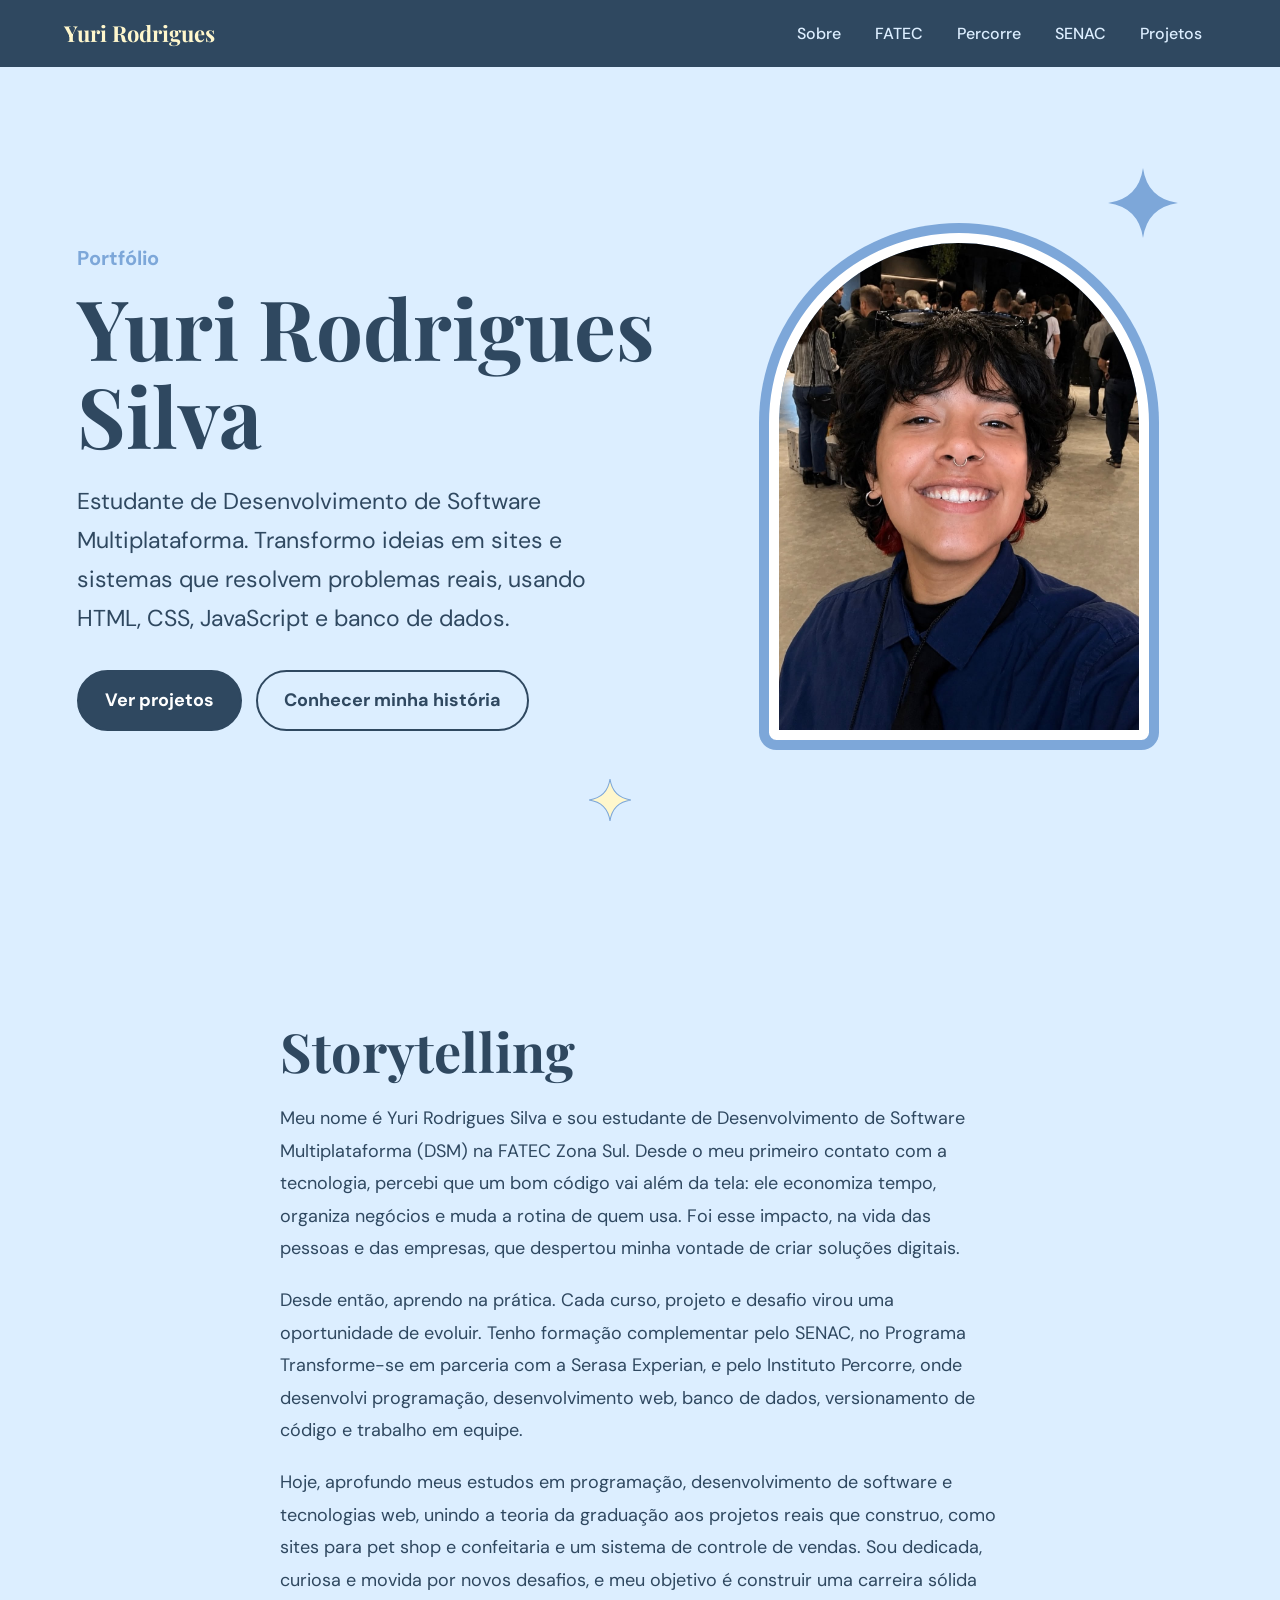
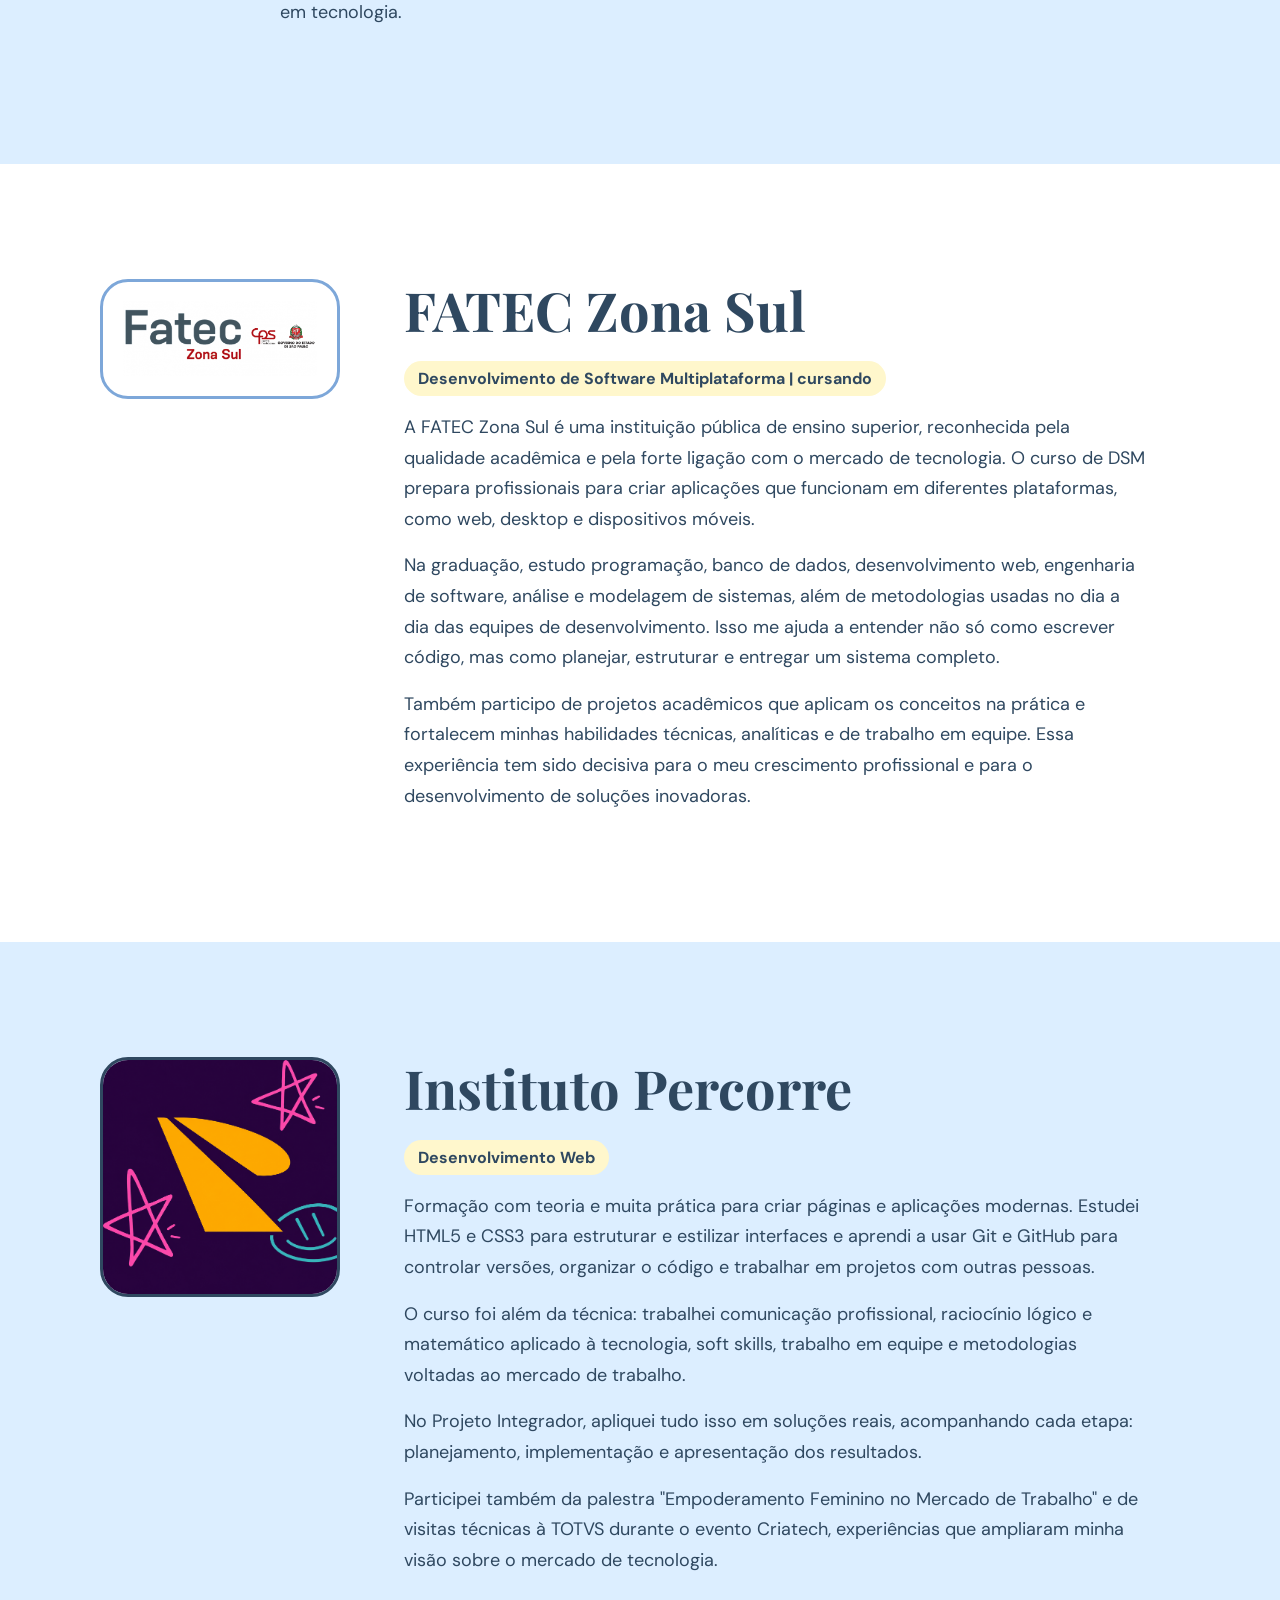
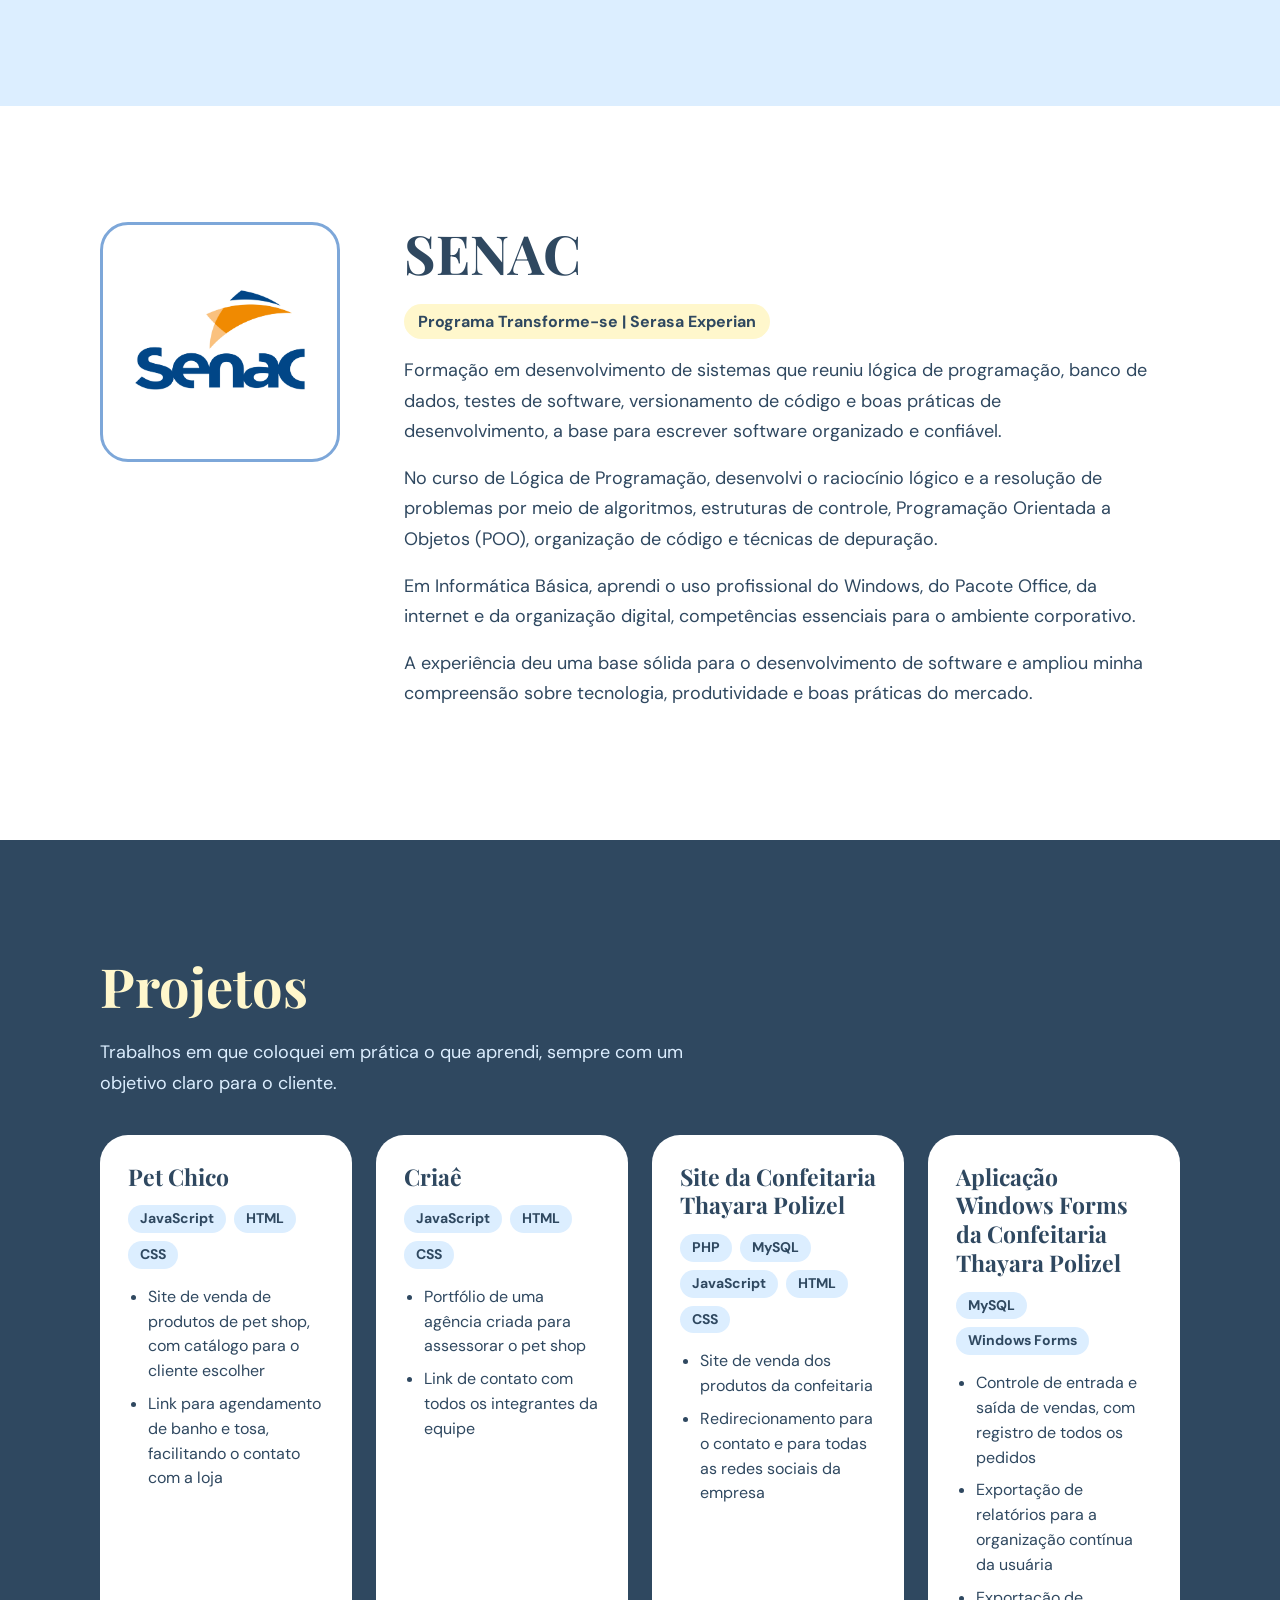
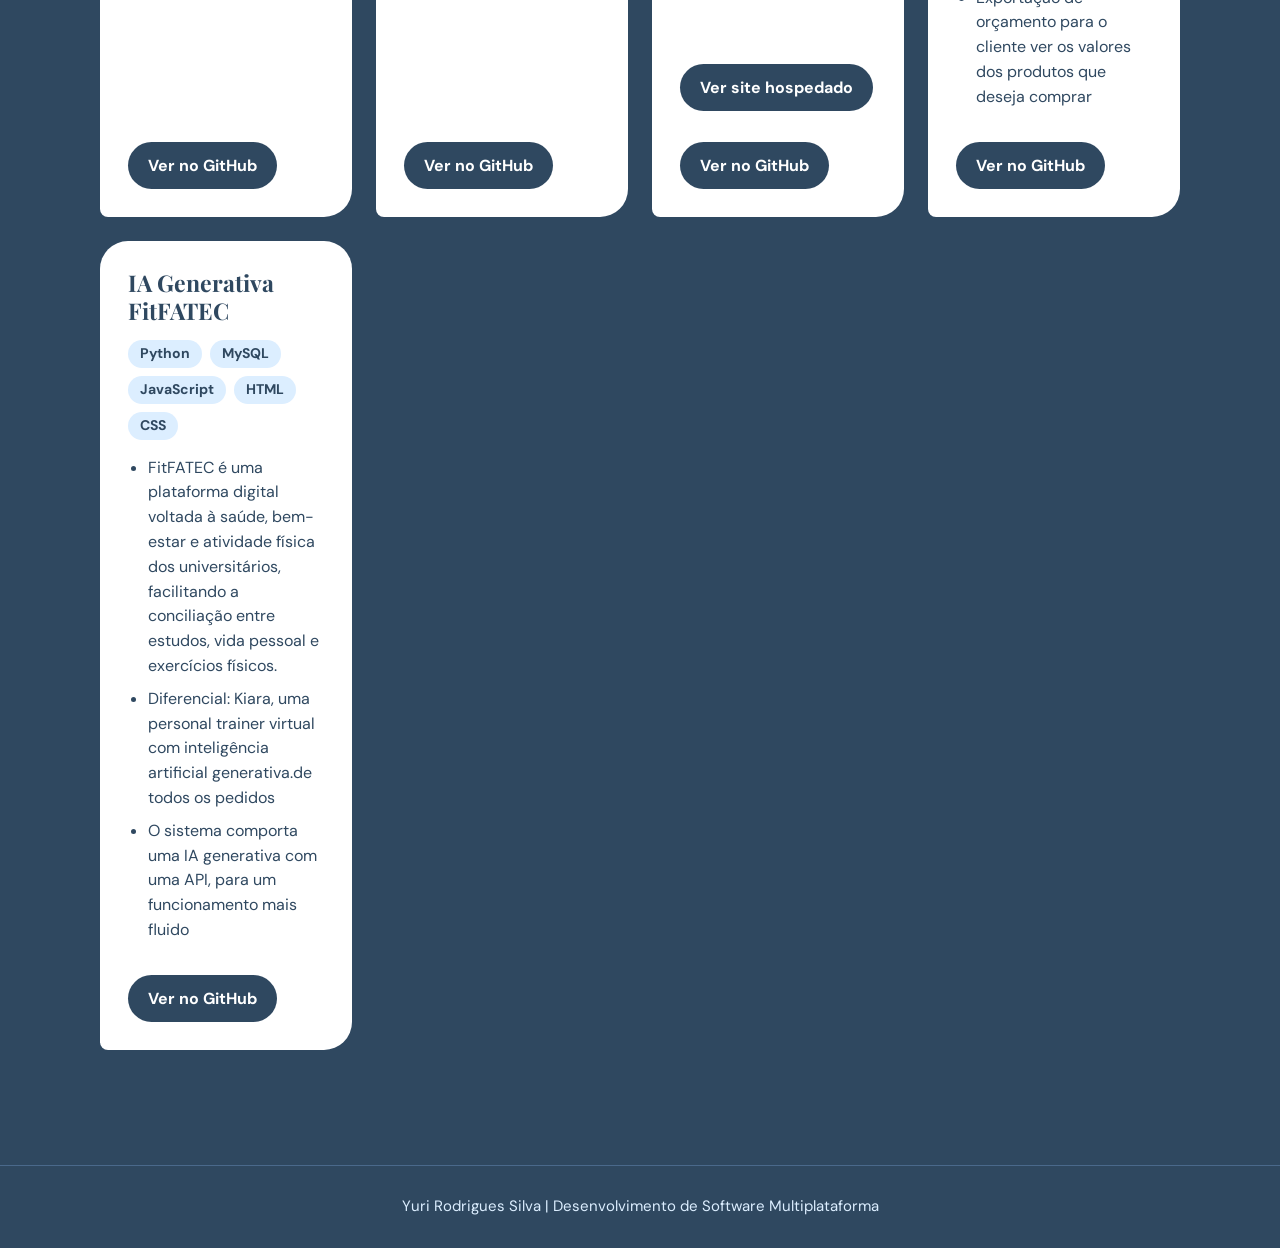
<file: index.html>
<!DOCTYPE html>
<html lang="pt-BR">
<head>
    <meta charset="UTF-8">
    <meta name="viewport" content="width=device-width, initial-scale=1.0">
    <title>Yuri Rodrigues Silva | Portfólio</title>
    <meta name="description" content="Portfólio de Yuri Rodrigues Silva, estudante de Desenvolvimento de Software Multiplataforma na FATEC Zona Sul.">
    <link rel="preconnect" href="https://fonts.googleapis.com">
    <link rel="preconnect" href="https://fonts.gstatic.com" crossorigin>
    <link href="https://fonts.googleapis.com/css2?family=DM+Sans:wght@400;500;700&family=Playfair+Display:wght@500;700&display=swap" rel="stylesheet">
    <link rel="stylesheet" href="style.css">
</head>
<body>

<!-- Barra fina no topo que enche conforme a página é rolada (controlada pelo script.js) -->
<div class="progresso" id="progresso"></div>

<!-- MENU DO TOPO -->
<header class="topo">
    <a href="#inicio" class="marca">Yuri Rodrigues</a>
    <nav aria-label="Seções do portfólio">
        <a href="#sobre">Sobre</a>
        <a href="#fatec">FATEC</a>
        <a href="#percorre">Percorre</a>
        <a href="#senac">SENAC</a>
        <a href="#projetos">Projetos</a>
    </nav>
</header>

<main>

<!-- CAPA -->
<section id="inicio" class="hero">
    <!-- Estrelas decorativas (flutuam com animação no CSS) -->
    <svg class="estrela e1" viewBox="0 0 24 24" aria-hidden="true"><path d="M12 0Q13.5 10.5 24 12Q13.5 13.5 12 24Q10.5 13.5 0 12Q10.5 10.5 12 0Z"/></svg>
    <svg class="estrela e2" viewBox="0 0 24 24" aria-hidden="true"><path d="M12 0Q13.5 10.5 24 12Q13.5 13.5 12 24Q10.5 13.5 0 12Q10.5 10.5 12 0Z"/></svg>

    <div class="hero-texto">
        <p class="apoio">Portfólio</p>
        <h1>Yuri Rodrigues Silva</h1>
        <p class="lead">Estudante de Desenvolvimento de Software Multiplataforma. Transformo ideias em sites e sistemas que resolvem problemas reais, usando HTML, CSS, JavaScript e banco de dados.</p>
        <div class="acoes">
            <a class="botao" href="#projetos">Ver projetos</a>
            <a class="botao vazado" href="#sobre">Conhecer minha história</a>
        </div>
    </div>

    <div class="arco">
        <img src="yuri.jpg" alt="Foto de Yuri Rodrigues Silva sorrindo">
    </div>
</section>

<!-- SOBRE / STORYTELLING -->
<section id="sobre" class="secao claro">
    <div class="miolo estreito">
        <h2 class="revelar">Storytelling</h2>
        <p class="revelar">Meu nome é Yuri Rodrigues Silva e sou estudante de Desenvolvimento de Software Multiplataforma (DSM) na FATEC Zona Sul. Desde o meu primeiro contato com a tecnologia, percebi que um bom código vai além da tela: ele economiza tempo, organiza negócios e muda a rotina de quem usa. Foi esse impacto, na vida das pessoas e das empresas, que despertou minha vontade de criar soluções digitais.</p>
        <p class="revelar">Desde então, aprendo na prática. Cada curso, projeto e desafio virou uma oportunidade de evoluir. Tenho formação complementar pelo SENAC, no Programa Transforme-se em parceria com a Serasa Experian, e pelo Instituto Percorre, onde desenvolvi programação, desenvolvimento web, banco de dados, versionamento de código e trabalho em equipe.</p>
        <p class="revelar">Hoje, aprofundo meus estudos em programação, desenvolvimento de software e tecnologias web, unindo a teoria da graduação aos projetos reais que construo, como sites para pet shop e confeitaria e um sistema de controle de vendas. Sou dedicada, curiosa e movida por novos desafios, e meu objetivo é construir uma carreira sólida em tecnologia.</p>
    </div>
</section>

<!-- FATEC -->
<section id="fatec" class="secao">
    <div class="miolo formacao">
        <div class="logo retangular revelar"><img src="fatec.png" alt="Logotipo da FATEC Zona Sul"></div>
        <div class="texto">
            <h2 class="revelar">FATEC Zona Sul</h2>
            <p class="sub revelar">Desenvolvimento de Software Multiplataforma | cursando</p>
            <p class="revelar">A FATEC Zona Sul é uma instituição pública de ensino superior, reconhecida pela qualidade acadêmica e pela forte ligação com o mercado de tecnologia. O curso de DSM prepara profissionais para criar aplicações que funcionam em diferentes plataformas, como web, desktop e dispositivos móveis.</p>
            <p class="revelar">Na graduação, estudo programação, banco de dados, desenvolvimento web, engenharia de software, análise e modelagem de sistemas, além de metodologias usadas no dia a dia das equipes de desenvolvimento. Isso me ajuda a entender não só como escrever código, mas como planejar, estruturar e entregar um sistema completo.</p>
            <p class="revelar">Também participo de projetos acadêmicos que aplicam os conceitos na prática e fortalecem minhas habilidades técnicas, analíticas e de trabalho em equipe. Essa experiência tem sido decisiva para o meu crescimento profissional e para o desenvolvimento de soluções inovadoras.</p>
        </div>
    </div>
</section>

<!-- INSTITUTO PERCORRE -->
<section id="percorre" class="secao claro">
    <div class="miolo formacao">
        <div class="logo cheio revelar"><img src="percorre.png" alt="Logotipo do Instituto Percorre"></div>
        <div class="texto">
            <h2 class="revelar">Instituto Percorre</h2>
            <p class="sub revelar">Desenvolvimento Web</p>
            <p class="revelar">Formação com teoria e muita prática para criar páginas e aplicações modernas. Estudei HTML5 e CSS3 para estruturar e estilizar interfaces e aprendi a usar Git e GitHub para controlar versões, organizar o código e trabalhar em projetos com outras pessoas.</p>
            <p class="revelar">O curso foi além da técnica: trabalhei comunicação profissional, raciocínio lógico e matemático aplicado à tecnologia, soft skills, trabalho em equipe e metodologias voltadas ao mercado de trabalho.</p>
            <p class="revelar">No Projeto Integrador, apliquei tudo isso em soluções reais, acompanhando cada etapa: planejamento, implementação e apresentação dos resultados.</p>
            <p class="revelar">Participei também da palestra "Empoderamento Feminino no Mercado de Trabalho" e de visitas técnicas à TOTVS durante o evento Criatech, experiências que ampliaram minha visão sobre o mercado de tecnologia.</p>
        </div>
    </div>
</section>

<!-- SENAC -->
<section id="senac" class="secao">
    <div class="miolo formacao">
        <div class="logo revelar"><img src="senac.jpg" alt="Logotipo do SENAC"></div>
        <div class="texto">
            <h2 class="revelar">SENAC</h2>
            <p class="sub revelar">Programa Transforme-se | Serasa Experian</p>
            <p class="revelar">Formação em desenvolvimento de sistemas que reuniu lógica de programação, banco de dados, testes de software, versionamento de código e boas práticas de desenvolvimento, a base para escrever software organizado e confiável.</p>
            <p class="revelar">No curso de Lógica de Programação, desenvolvi o raciocínio lógico e a resolução de problemas por meio de algoritmos, estruturas de controle, Programação Orientada a Objetos (POO), organização de código e técnicas de depuração.</p>
            <p class="revelar">Em Informática Básica, aprendi o uso profissional do Windows, do Pacote Office, da internet e da organização digital, competências essenciais para o ambiente corporativo.</p>
            <p class="revelar">A experiência deu uma base sólida para o desenvolvimento de software e ampliou minha compreensão sobre tecnologia, produtividade e boas práticas do mercado.</p>
        </div>
    </div>
</section>

<!-- PROJETOS -->
<section id="projetos" class="secao escuro">
    <div class="miolo">
        <h2 class="revelar">Projetos</h2>
        <p class="intro revelar">Trabalhos em que coloquei em prática o que aprendi, sempre com um objetivo claro para o cliente.</p>
        <div class="cards">
            <article class="card revelar">
                <h3>Pet Chico</h3>
                <p class="tags"><span>JavaScript</span><span>HTML</span><span>CSS</span></p>
                <ul>
                    <li>Site de venda de produtos de pet shop, com catálogo para o cliente escolher</li>
                    <li>Link para agendamento de banho e tosa, facilitando o contato com a loja</li>
                </ul>
                <a href="https://pet-chico.github.io/PetChico_/" target="_blank" rel="noopener">Ver no GitHub</a>
            </article>
            <article class="card revelar">
                <h3>Criaê</h3>
                <p class="tags"><span>JavaScript</span><span>HTML</span><span>CSS</span></p>
                <ul>
                    <li>Portfólio de uma agência criada para assessorar o pet shop</li>
                    <li>Link de contato com todos os integrantes da equipe</li>
                </ul>
                <a href="https://agenciacriae.github.io/agcria-/" target="_blank" rel="noopener">Ver no GitHub</a>
            </article>
            <article class="card revelar">
                <h3>Site da Confeitaria Thayara Polizel</h3>
                <p class="tags"><span>PHP</span><span>MySQL</span><span>JavaScript</span><span>HTML</span><span>CSS</span></p>
                <ul>
                    <li>Site de venda dos produtos da confeitaria</li>
                    <li>Redirecionamento para o contato e para todas as redes sociais da empresa</li>
                </ul>
                <a href="https://confeitaria-artesanal.site.je/index.php" target="_blank" rel="noopener">Ver site hospedado</a>
                &nbsp;&nbsp;&nbsp;
                <a href="https://github.com/Yuri2902/Meu_Portifolio.git" target="_blank" rel="noopener">Ver no GitHub</a>
            </article>
            <article class="card revelar">
                <h3>Aplicação Windows Forms da Confeitaria Thayara Polizel</h3>
                <p class="tags"><span>MySQL</span><span>Windows Forms</span></p>
                <ul>
                    <li>Controle de entrada e saída de vendas, com registro de todos os pedidos</li>
                    <li>Exportação de relatórios para a organização contínua da usuária</li>
                    <li>Exportação de orçamento para o cliente ver os valores dos produtos que deseja comprar</li>
                </ul>
                <a href="https://github.com/rubens-costa55/ProjetoConfeitaria" target="_blank" rel="noopener">Ver no GitHub</a>
            </article>
             <article class="card revelar">
                <h3>IA Generativa FitFATEC</h3>
                <p class="tags"><span>Python</span><span>MySQL</span><span>JavaScript</span><span>HTML</span><span>CSS</span></p>
                <ul>
                    <li>FitFATEC é uma plataforma digital voltada à saúde, bem-estar e atividade física dos universitários, facilitando a conciliação entre estudos, vida pessoal e exercícios físicos.</li>
                    <li>Diferencial: Kiara, uma personal trainer virtual com inteligência artificial generativa.de todos os pedidos</li>
                    <li>O sistema comporta uma IA generativa com uma API, para um funcionamento mais fluido</li>
                </ul>
                <a href="https://github.com/Yuri2902/FitFATEC.git" target="_blank" rel="noopener">Ver no GitHub</a>
            </article>
        </div>
    </div>
</section>

</main>

<footer class="rodape">Yuri Rodrigues Silva | Desenvolvimento de Software Multiplataforma</footer>

<script src="script.js"></script>
</body>
</html>
</file>
<file: style.css>
:root{
    --marinho:#2F4860;  
    --branco:#FFFFFF;
    --cobalto:#7DA7D9;   
    --manteiga:#FFF7CC; 
    --gelo:#DCEEFF;      

    --fonte-titulo:'Playfair Display',Georgia,serif;
    --fonte-texto:'DM Sans',system-ui,-apple-system,'Segoe UI',sans-serif;
}



*{margin:0;padding:0;box-sizing:border-box}  
html{
    scroll-behavior:smooth;   
    scroll-padding-top:72px;  
}

body{
    background:var(--branco);
    color:var(--marinho);
    font-family:var(--fonte-texto);
    font-size:18px;
    line-height:1.7;
    overflow-x:hidden;
}

img{max-width:100%;display:block}

/* Contorno visível ao navegar pelo teclado */
a:focus-visible{outline:3px solid var(--cobalto);outline-offset:3px}


.progresso{
    position:fixed;top:0;left:0;
    width:100%;height:4px;
    background:var(--cobalto);
    transform:scaleX(0);          
    transform-origin:left;
    z-index:20;
}

.topo{
    position:sticky;top:0;z-index:10;   /* fica fixo no topo ao rolar */
    display:flex;justify-content:space-between;align-items:center;
    gap:16px;flex-wrap:wrap;
    padding:14px clamp(20px,5vw,64px);
    background:var(--marinho);
}

.marca{
    font-family:var(--fonte-titulo);
    font-size:22px;font-weight:700;
    color:var(--manteiga);text-decoration:none;
}

.topo nav{display:flex;gap:6px;flex-wrap:wrap}

.topo nav a{
    color:var(--gelo);text-decoration:none;
    font-size:16px;font-weight:500;
    padding:6px 14px;border-radius:999px;
    transition:background .25s,color .25s,transform .25s;
}
.topo nav a:hover{background:rgba(125,167,217,.3);transform:translateY(-2px)}
.topo nav a.ativo{background:var(--manteiga);color:var(--marinho)}



.hero{
    position:relative;overflow:hidden;
    min-height:calc(100vh - 62px);
    display:grid;grid-template-columns:1.1fr .9fr;  
    align-items:center;gap:40px;
    padding:60px clamp(20px,6vw,96px);
    background:var(--gelo);
}

.apoio{font-size:20px;font-weight:700;color:var(--cobalto);margin-bottom:8px}

.hero h1{
    font-family:var(--fonte-titulo);
    font-size:clamp(44px,6.5vw,92px);  
    line-height:1.05;font-weight:700;
    margin-bottom:24px;
}

.lead{max-width:36ch;font-size:clamp(19px,1.8vw,23px);margin-bottom:32px}

.acoes{display:flex;gap:14px;flex-wrap:wrap}


.botao{
    display:inline-block;padding:13px 26px;border-radius:999px;
    background:var(--marinho);color:var(--branco);
    border:2px solid var(--marinho);
    font-weight:700;text-decoration:none;
    transition:background .25s,color .25s,transform .25s,box-shadow .25s;
}
.botao:hover{
    background:var(--cobalto);border-color:var(--cobalto);color:var(--marinho);
    transform:translateY(-3px);
    box-shadow:0 8px 18px rgba(47,72,96,.25);
}
.botao.vazado{background:transparent;color:var(--marinho)}
.botao.vazado:hover{background:var(--manteiga);border-color:var(--manteiga)}


.arco{
    justify-self:center;
    width:min(380px,80%);aspect-ratio:3/4;
    border-radius:999px 999px 40px 40px;
    overflow:hidden;
    background:var(--cobalto);
    border:10px solid var(--branco);
    box-shadow:0 0 0 10px var(--cobalto);
}
.arco img{width:100%;height:100%;object-fit:cover;object-position:center 30%}

/* Estrelas decorativas */
.estrela{position:absolute;fill:var(--cobalto);pointer-events:none}
.e1{width:70px;top:12%;right:8%}
.e2{width:42px;bottom:10%;left:46%;fill:var(--manteiga);stroke:var(--cobalto);stroke-width:.6}



.secao{
    padding:clamp(64px,9vw,120px) clamp(20px,6vw,96px);
    background:var(--branco);
}
.secao.claro{background:var(--gelo)}                     
.secao.escuro{background:var(--marinho);color:var(--branco)}  
.miolo{max-width:1080px;margin:0 auto}   
.miolo.estreito{max-width:720px}        

.secao h2{
    font-family:var(--fonte-titulo);
    font-size:clamp(34px,4.5vw,54px);
    line-height:1.15;font-weight:700;
    margin-bottom:20px;
}
.secao.escuro h2{color:var(--manteiga)}

.estreito p{margin-bottom:20px;line-height:1.8}

.formacao{
    display:grid;
    grid-template-columns:240px 1fr; 
    gap:clamp(28px,5vw,64px);
    align-items:start;
}

.logo{
    background:var(--branco);
    border:3px solid var(--cobalto);
    border-radius:28px;padding:20px;
    aspect-ratio:1/1;              /* quadrada por padrão */
    width:100%;
    display:grid;place-items:center;
    overflow:hidden;
    transition:transform .4s;
}
.logo:hover{transform:rotate(-3deg) scale(1.04)}
.logo img{width:100%;height:100%;object-fit:contain}
.claro .logo{border-color:var(--marinho)}

/* Logo da FATEC: retangular (a imagem é bem larga) */
.logo.retangular{aspect-ratio:2/1;padding:16px 20px;align-self:start}

/* Logo do Percorre: a imagem já é quadrada e tem fundo próprio, então preenche tudo */
.logo.cheio{padding:0}
.logo.cheio img{object-fit:cover}

.sub{
    display:inline-block;
    background:var(--manteiga);
    padding:4px 14px;border-radius:999px;
    font-size:16px;font-weight:700;
    margin-bottom:22px;
}

.texto p{max-width:62ch;margin-bottom:16px}
.texto .sub{max-width:none}


.intro{max-width:52ch;color:var(--gelo);margin-bottom:12px}

.cards{
    display:grid;
    grid-template-columns:repeat(auto-fit,minmax(240px,1fr));  /* cards se ajustam à largura */
    gap:24px;margin-top:36px;
}

.card{
    background:var(--branco);color:var(--marinho);
    border-radius:28px 28px 28px 8px;
    padding:28px;
    display:flex;flex-direction:column;
}
.card:hover{box-shadow:0 16px 32px rgba(0,0,0,.3)}

.card h3{font-family:var(--fonte-titulo);font-size:23px;line-height:1.25;margin-bottom:14px}

.tags{display:flex;flex-wrap:wrap;gap:8px;margin-bottom:16px}
.tags span{background:var(--gelo);border-radius:999px;padding:2px 12px;font-size:14px;font-weight:700}

.card ul{padding-left:20px;margin-bottom:24px;font-size:16px;line-height:1.55;flex:1}
.card li{margin-bottom:8px}

.card a{
    align-self:flex-start;
    padding:10px 20px;border-radius:999px;
    background:var(--marinho);color:var(--branco);
    font-size:16px;font-weight:700;text-decoration:none;
    transition:background .25s,color .25s;
}
.card a:hover{background:var(--cobalto);color:var(--marinho)}



.rodape{
    background:var(--marinho);color:var(--gelo);
    text-align:center;padding:28px 20px;font-size:15px;
    border-top:1px solid rgba(125,167,217,.35);
}

/*  Entrada da capa: texto e foto sobem suavemente ao abrir o site */
.hero-texto,.arco{animation:subir .9s ease both}
.arco{animation-delay:.2s}

@keyframes subir{
    from{opacity:0;transform:translateY(30px)}
    to{opacity:1;transform:none}
}

/*  Estrelas flutuando */
.e1{animation:flutuar 6s ease-in-out infinite}
.e2{animation:girar 12s linear infinite}

@keyframes flutuar{
    0%,100%{transform:translateY(0) rotate(0deg)}
    50%{transform:translateY(-18px) rotate(20deg)}
}
@keyframes girar{
    to{transform:rotate(360deg)}
}

/*  Aparecer ao rolar (elementos com class="revelar").
   Só ficam escondidos se o JavaScript estiver ativo (classe "js" no <html>).
   O script.js adiciona "visivel" quando o elemento entra na tela. */
.js .revelar{
    opacity:0;
    transform:translateY(32px);
    transition:opacity .7s ease,transform .7s ease;
    transition-delay:var(--atraso,0s);   /* atraso definido pelo script.js */
}
.js .revelar.visivel{opacity:1;transform:none}

/* Cards: depois de revelados, sobem um pouco ao passar o mouse */
.js .card.visivel:hover{transform:translateY(-8px);transition-delay:0s}

/* Quem prefere menos movimento no sistema não vê as animações */
@media (prefers-reduced-motion:reduce){
    *{animation:none!important;transition:none!important;scroll-behavior:auto!important}
    .js .revelar{opacity:1;transform:none}
}



@media(max-width:860px){
    html{scroll-padding-top:110px}

    .hero{grid-template-columns:1fr;min-height:auto;padding-top:48px}
    .arco{order:-1;width:min(260px,70%)}   /* foto passa a ficar acima do texto */
    .e1{width:44px;top:4%}

    .formacao{grid-template-columns:1fr}
    .logo{max-width:240px}
}
</file>
